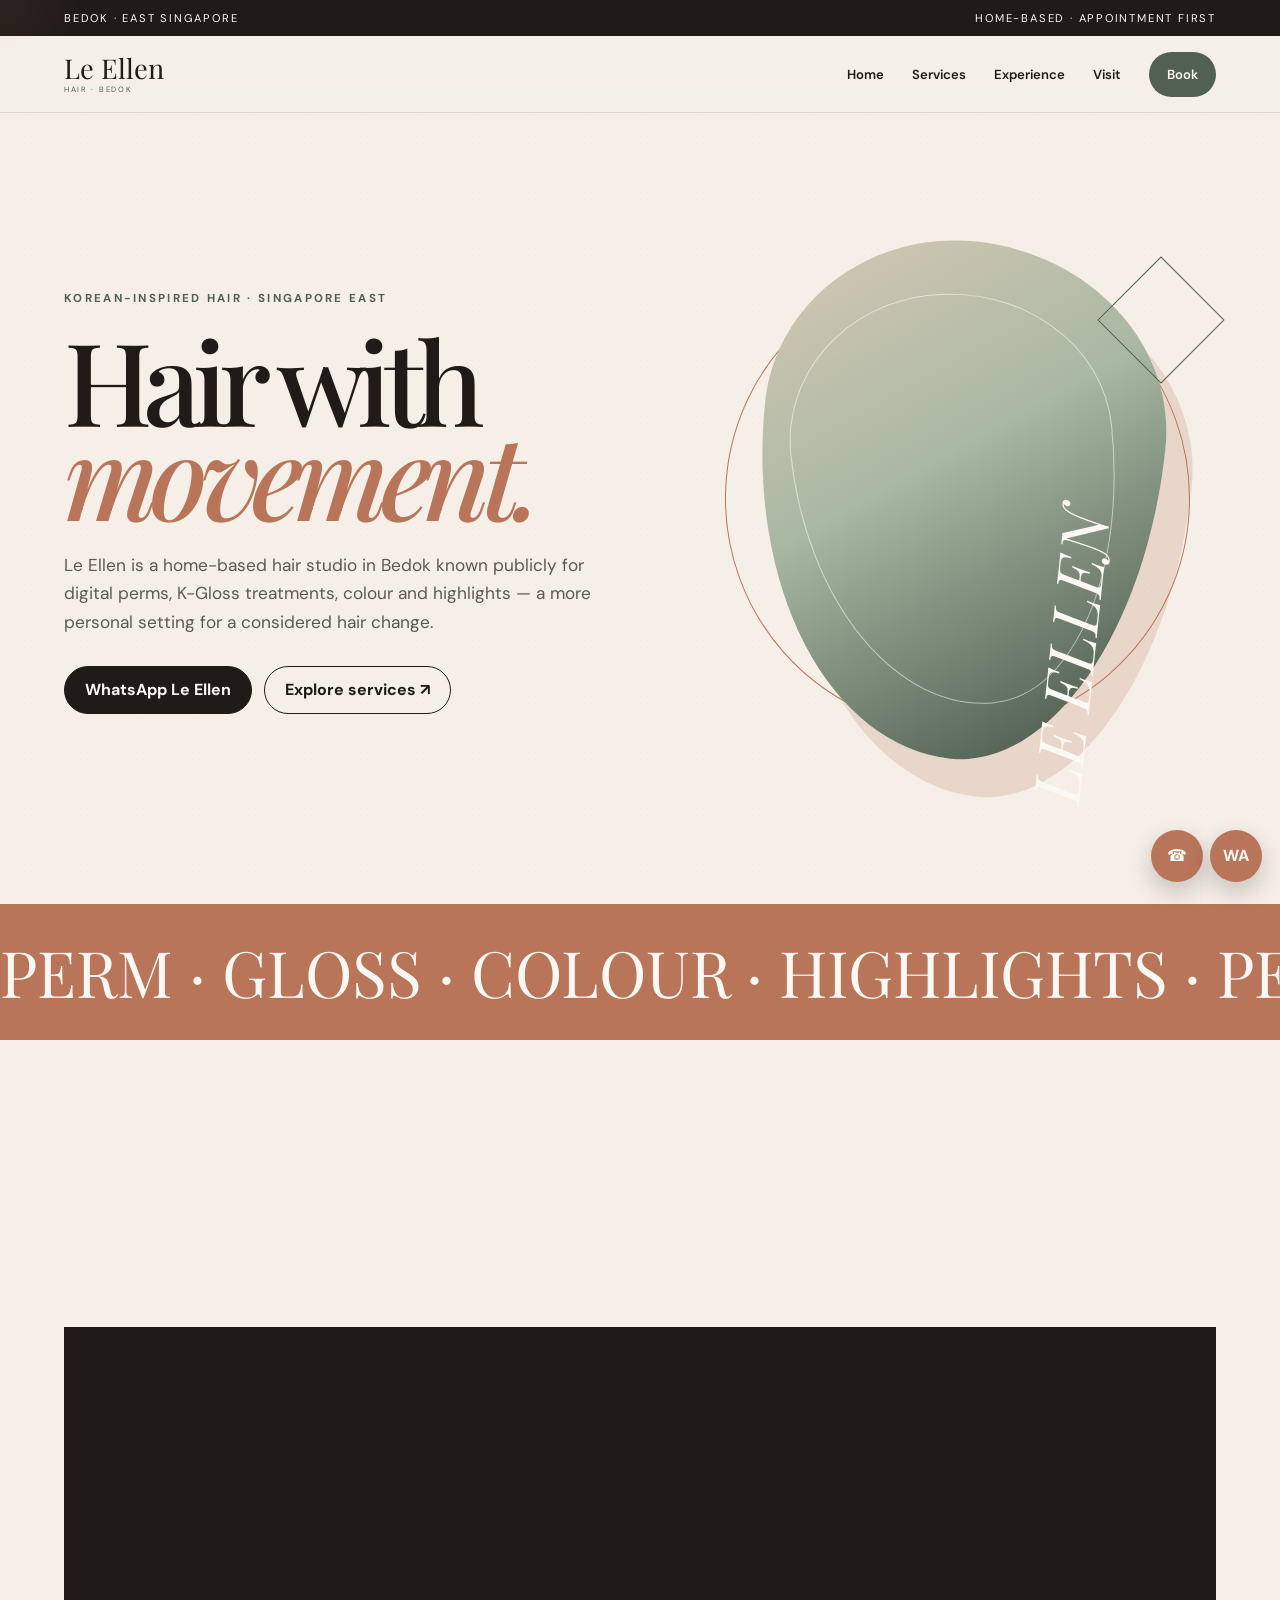
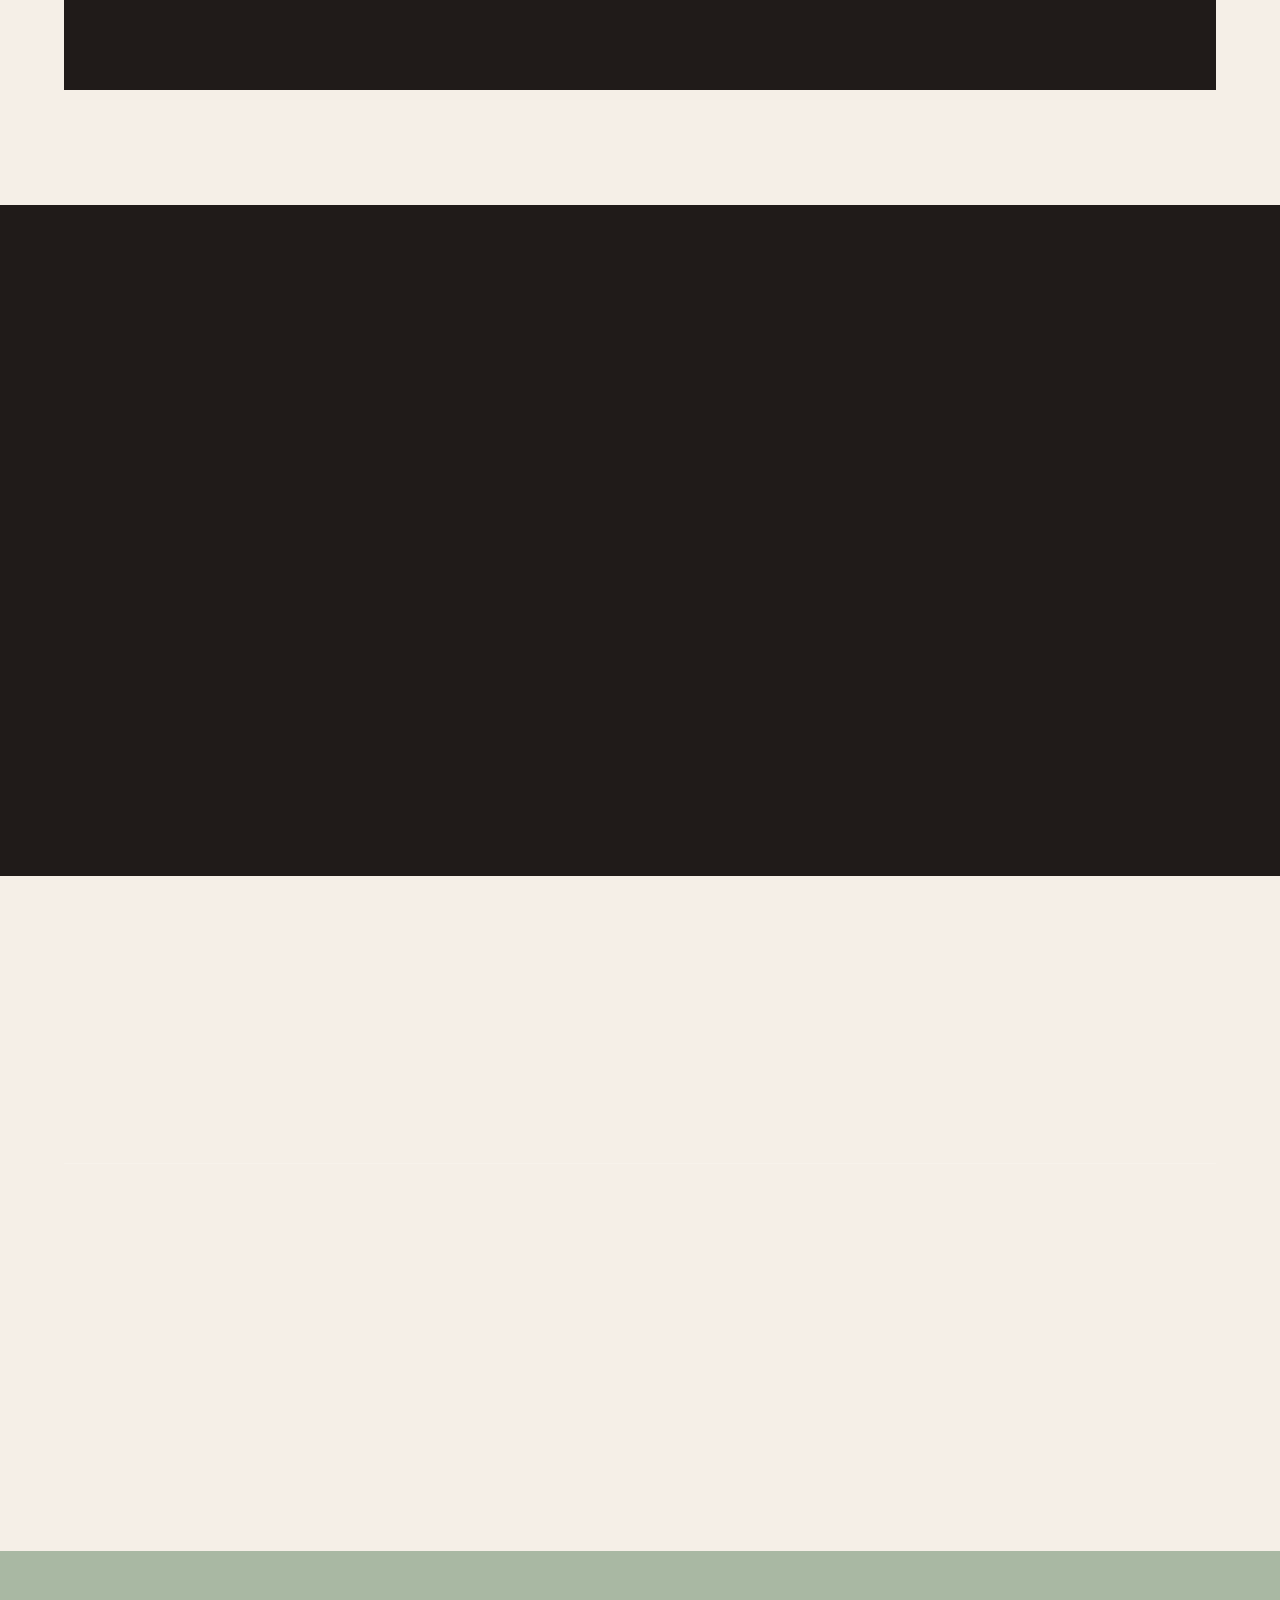
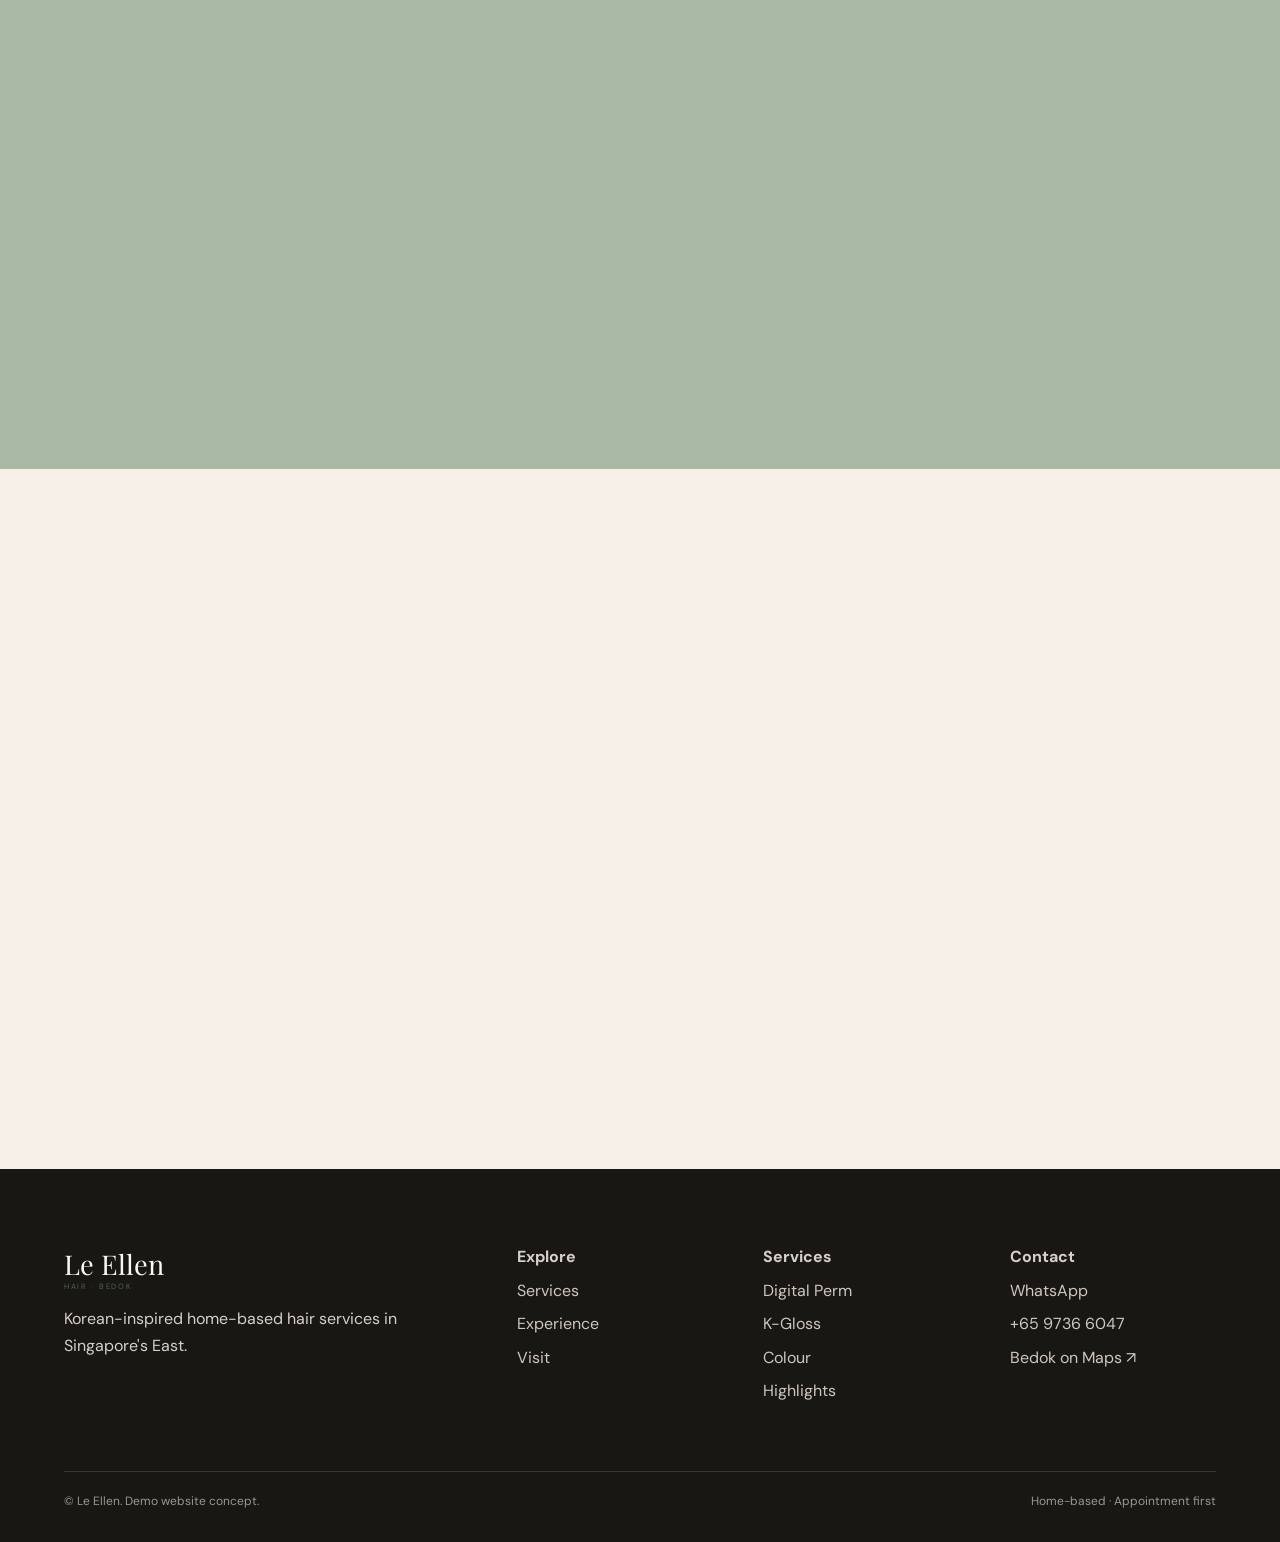
<file: index.html>
<!doctype html><html lang="en"><head><meta charset="utf-8"><meta name="viewport" content="width=device-width,initial-scale=1"><meta name="description" content="Le Ellen — home-based hair services in Bedok, Singapore, with digital perms, K-Gloss, colour and highlights."><title>Le Ellen — Home-Based Hair, Bedok</title><link rel="stylesheet" href="salon2.css"></head><body><div class="cursor-glow"></div><div class="loader"><div class="loader-mark">Le Ellen</div></div><div class="topbar"><span>Bedok · East Singapore</span><span>Home-based · Appointment first</span></div><header class="header"><div class="nav"><a class="logo" href="index.html">Le Ellen<small>Hair · Bedok</small></a><button class="menu" aria-label="Open menu" aria-expanded="false">☰</button><nav class="links"><a href="index.html">Home</a><a href="services.html">Services</a><a href="experience.html">Experience</a><a href="contact.html">Visit</a><a class="pill" href="https://wa.me/6597366047?text=Hi%20Le%20Ellen%2C%20I%20would%20like%20to%20book%20an%20appointment.">Book</a></nav></div></header><main><section class="hero"><div class="hero-copy reveal"><span class="kicker">Korean-inspired hair · Singapore East</span><h1>Hair with<br><em>movement.</em></h1><p class="lead">Le Ellen is a home-based hair studio in Bedok known publicly for digital perms, K-Gloss treatments, colour and highlights — a more personal setting for a considered hair change.</p><div class="actions"><a class="button primary" href="https://wa.me/6597366047?text=Hi%20Le%20Ellen%2C%20I%20would%20like%20to%20book%20an%20appointment.">WhatsApp Le Ellen</a><a class="button ghost" href="services.html">Explore services ↗</a></div></div><div class="hero-art reveal"><div class="orbit"><i></i></div><div class="portrait"></div><div class="spark"></div></div></section><div class="marquee"><span>PERM · GLOSS · COLOUR · HIGHLIGHTS · PERSONAL SERVICE · BEDOK · PERM · GLOSS · COLOUR · HIGHLIGHTS · PERSONAL SERVICE · BEDOK · </span></div><section class="section"><div class="section-head reveal"><div><span class="kicker">01 / The menu</span><h2>Signature <em>hair work.</em></h2></div><p class="section-intro">A focused menu built around the services publicly associated with Le Ellen. Enquire first so your hair history and desired result can be considered.</p></div><div class="service-grid"><article class="service reveal" data-tilt><span class="service-num">01</span><h3>Digital Perm</h3><p>Soft, bouncy movement with a Korean-inspired finish. Suitability depends on your starting hair and history.</p><div class="service-art"></div></article><article class="service reveal" data-tilt><span class="service-num">02</span><h3>K-Gloss</h3><p>A smoothing and shine-focused treatment publicly described as helping reduce frizz and create a polished finish.</p><div class="service-art"></div></article><article class="service reveal" data-tilt><span class="service-num">03</span><h3>Colour</h3><p>Colour work planned around the existing base and the look you want to achieve.</p><div class="service-art"></div></article><article class="service reveal" data-tilt><span class="service-num">04</span><h3>Highlights</h3><p>Dimensional colour for a brighter, modern look, discussed around your current hair.</p><div class="service-art"></div></article></div></section><section class="section ink"><div class="editorial"><div class="reveal"><span class="kicker">02 / The setting</span><h2>Small scale.<br><em>More personal.</em></h2></div><div class="reveal"><p class="big-quote">“A private East-Singapore appointment, shaped around the hair in front of you.”</p><p class="section-intro">Le Ellen is publicly listed as a home-based salon in Bedok. The exact home address is provided around appointment arrangements rather than presented as a public walk-in location.</p></div></div></section><section class="section"><div class="section-head reveal"><div><span class="kicker">03 / Before the appointment</span><h2>Bring the <em>reference.</em></h2></div><p class="section-intro">A good starting message makes consultation easier. Share what you want, what your hair has been through and a reference image.</p></div><div class="process"><article class="step reveal"><b>01 · SHOW</b><h3>Your reference</h3><p>Send the look you have in mind, including curl, colour or highlight references.</p></article><article class="step reveal"><b>02 · TELL</b><h3>Your hair history</h3><p>Mention previous colour, bleach, perm, rebonding or other chemical work.</p></article><article class="step reveal"><b>03 · CONFIRM</b><h3>Your appointment</h3><p>Use WhatsApp to discuss the service, timing and exact arrival details.</p></article></div></section><section class="section sage"><div class="section-head reveal"><div><span class="kicker">04 / The experience</span><h2>Designed around<br><em>your hair.</em></h2></div><p class="section-intro">Not a giant menu. A focused home-based service where the conversation before the appointment matters.</p></div><a class="button primary reveal" href="experience.html">See the experience →</a></section><section class="section"><div class="location"><div class="map-card reveal"><span class="kicker">05 / Find Le Ellen</span><h2>Bedok<br><em>East Singapore.</em></h2><p>Public sources identify the business in Bedok. Exact unit and access instructions should be confirmed after booking.</p><div class="map-pin"></div></div><div class="visit-card reveal"><span class="kicker">Appointment details</span><h3>Let's make a plan.</h3><p><strong>WhatsApp</strong><br>+65 9736 6047</p><p><strong>Listed hours</strong><br>10am–8pm in older public listings; confirm the current slot directly.</p><a class="button primary" href="contact.html">Contact & visit →</a></div></div></section></main><footer class="footer"><div class="footer-grid"><div><a class="logo" href="index.html">Le Ellen<small>Hair · Bedok</small></a><p>Korean-inspired home-based hair services in Singapore's East.</p></div><div><b>Explore</b><a href="services.html">Services</a><a href="experience.html">Experience</a><a href="contact.html">Visit</a></div><div><b>Services</b><a href="services.html#digital-perm">Digital Perm</a><a href="services.html#k-gloss">K-Gloss</a><a href="services.html#colour">Colour</a><a href="services.html#highlights">Highlights</a></div><div><b>Contact</b><a href="https://wa.me/6597366047">WhatsApp</a><a href="tel:+6597366047">+65 9736 6047</a><a href="https://www.google.com/maps/search/?api=1&query=Bedok+Singapore">Bedok on Maps ↗</a></div></div><div class="copyright"><span>© Le Ellen. Demo website concept.</span><span>Home-based · Appointment first</span></div></footer><div class="floating"><a href="tel:+6597366047" aria-label="Call Le Ellen">☎</a><a href="https://wa.me/6597366047" aria-label="WhatsApp Le Ellen">WA</a></div><script src="salon2.js"></script></body></html>
</file>
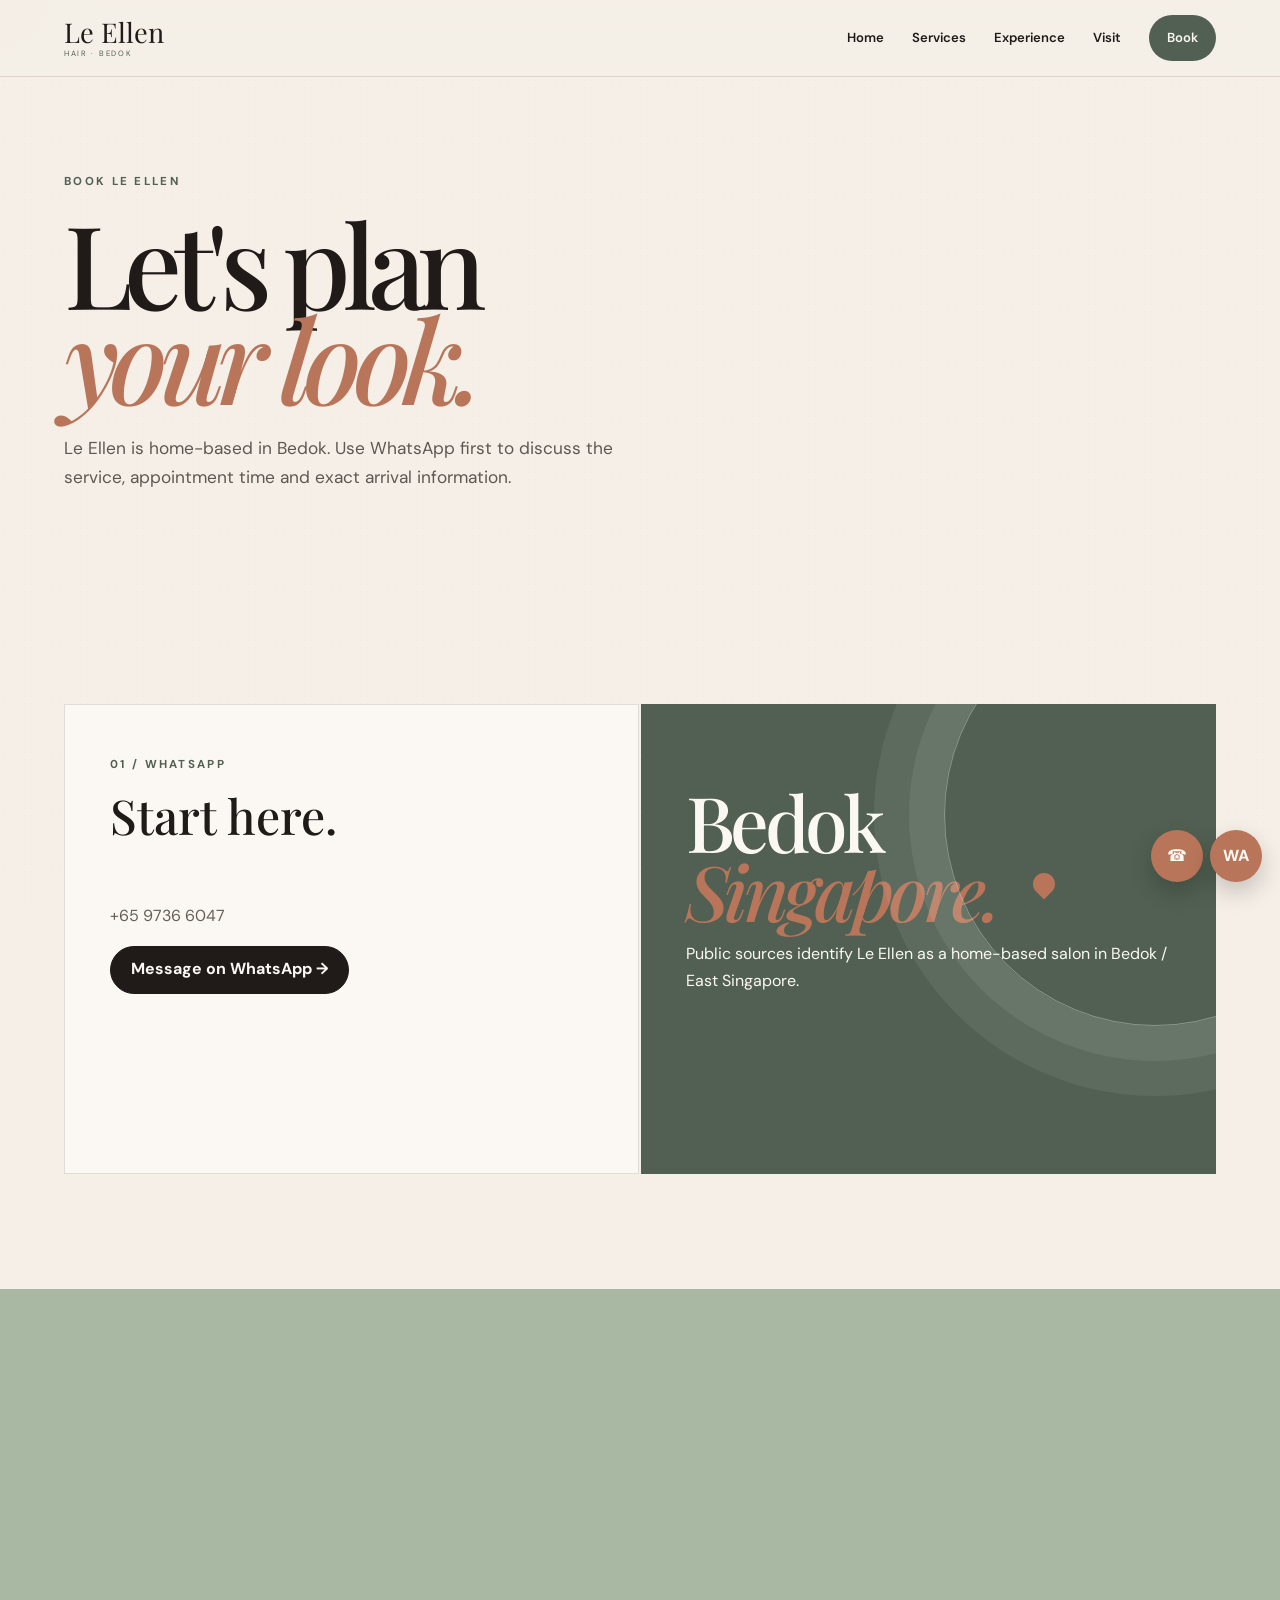
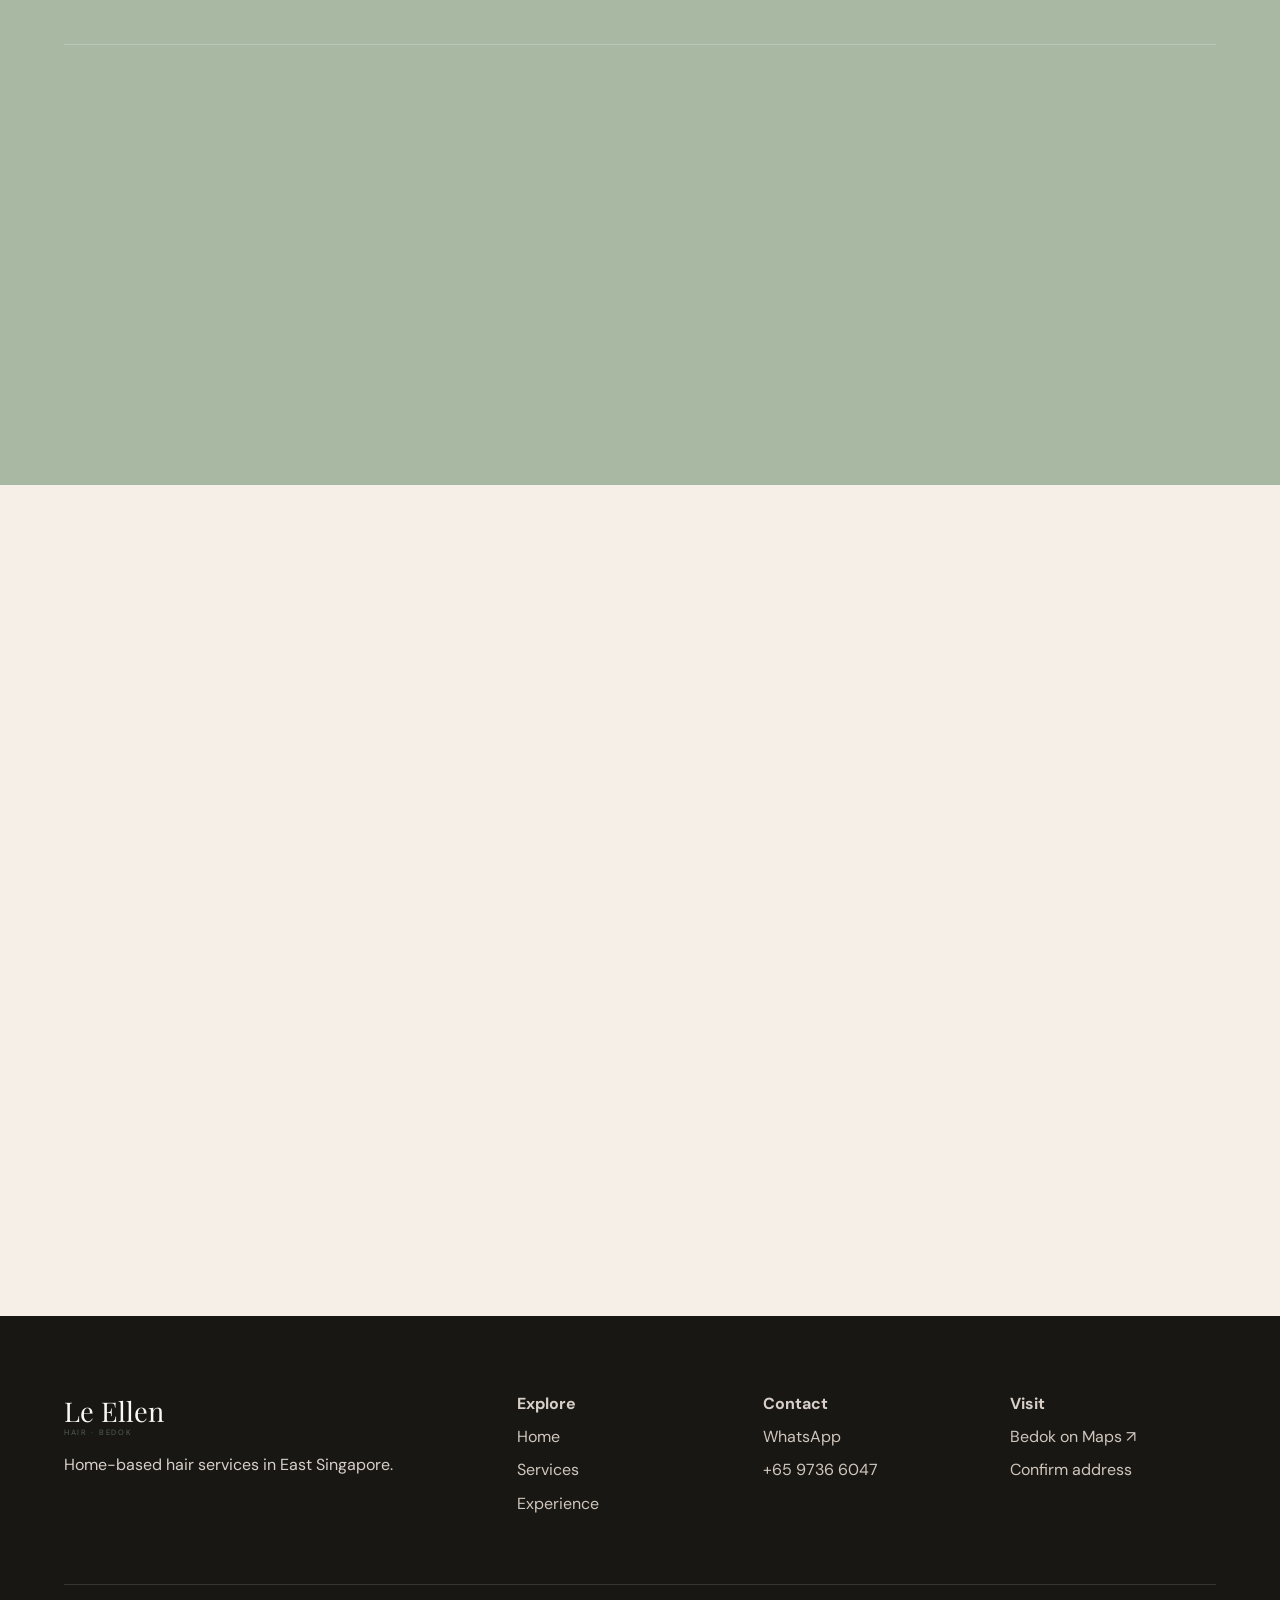
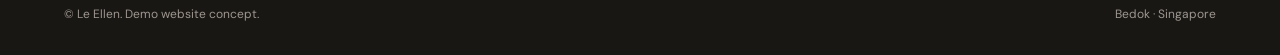
<file: contact.html>
<!doctype html><html lang="en"><head><meta charset="utf-8"><meta name="viewport" content="width=device-width,initial-scale=1"><meta name="description" content="Contact Le Ellen in Bedok, Singapore. WhatsApp +65 9736 6047 for appointments and exact arrival details."><title>Le Ellen — Visit & Book</title><link rel="stylesheet" href="salon2.css"></head><body><div class="cursor-glow"></div><div class="loader"><div class="loader-mark">Le Ellen</div></div><header class="header"><div class="nav"><a class="logo" href="index.html">Le Ellen<small>Hair · Bedok</small></a><button class="menu" aria-label="Open menu" aria-expanded="false">☰</button><nav class="links"><a href="index.html">Home</a><a href="services.html">Services</a><a href="experience.html">Experience</a><a href="contact.html">Visit</a><a class="pill" href="https://wa.me/6597366047">Book</a></nav></div></header><main><section class="page-hero"><span class="kicker reveal">Book Le Ellen</span><h1 class="reveal">Let's plan<br><em>your look.</em></h1><p class="lead reveal">Le Ellen is home-based in Bedok. Use WhatsApp first to discuss the service, appointment time and exact arrival information.</p></section><section class="section"><div class="location"><article class="visit-card reveal"><span class="kicker">01 / WhatsApp</span><h3>Start here.</h3><p>+65 9736 6047</p><a class="button primary" href="https://wa.me/6597366047?text=Hi%20Le%20Ellen%2C%20I%20would%20like%20to%20book%20an%20appointment.%20My%20hair%20is%20%E2%80%A6%20and%20I%27m%20looking%20for%20%E2%80%A6">Message on WhatsApp →</a></article><article class="map-card reveal"><span class="kicker">02 / Area</span><h2>Bedok<br><em>Singapore.</em></h2><p>Public sources identify Le Ellen as a home-based salon in Bedok / East Singapore.</p><div class="map-pin"></div></article></div></section><section class="section sage"><div class="section-head reveal"><div><span class="kicker">03 / Before you travel</span><h2>Confirm the<br><em>details.</em></h2></div><p class="section-intro">The exact home-studio address is not presented here as a public walk-in address. Confirm the unit and arrival instructions after your appointment is accepted.</p></div><div class="process"><article class="step reveal"><b>01 · SERVICE</b><h3>Tell Ellen what you want</h3><p>Digital perm, K-Gloss, colour or highlights — send a reference if useful.</p></article><article class="step reveal"><b>02 · TIME</b><h3>Confirm the slot</h3><p>Older public listings state 10am–8pm. Treat this as historical guidance and confirm current availability.</p></article><article class="step reveal"><b>03 · ARRIVAL</b><h3>Get the unit details</h3><p>Confirm the exact home address and access instructions directly before travelling.</p></article></div></section><section class="section"><div class="section-head reveal"><div><span class="kicker">04 / Map</span><h2>East-side<br><em>starting point.</em></h2></div><p class="section-intro">This link opens a Bedok search rather than pretending an unverified unit address is exact.</p></div><div class="map-card reveal" style="min-height:360px"><span class="kicker">Bedok, Singapore</span><h2>Open the area<br><em>in Maps.</em></h2><a class="button" href="https://www.google.com/maps/search/?api=1&query=Bedok+Singapore">Open Google Maps ↗</a></div></section></main><footer class="footer"><div class="footer-grid"><div><a class="logo" href="index.html">Le Ellen<small>Hair · Bedok</small></a><p>Home-based hair services in East Singapore.</p></div><div><b>Explore</b><a href="index.html">Home</a><a href="services.html">Services</a><a href="experience.html">Experience</a></div><div><b>Contact</b><a href="https://wa.me/6597366047">WhatsApp</a><a href="tel:+6597366047">+65 9736 6047</a></div><div><b>Visit</b><a href="https://www.google.com/maps/search/?api=1&query=Bedok+Singapore">Bedok on Maps ↗</a><a href="https://wa.me/6597366047">Confirm address</a></div></div><div class="copyright"><span>© Le Ellen. Demo website concept.</span><span>Bedok · Singapore</span></div></footer><div class="floating"><a href="tel:+6597366047">☎</a><a href="https://wa.me/6597366047">WA</a></div><script src="salon2.js"></script></body></html>
</file>
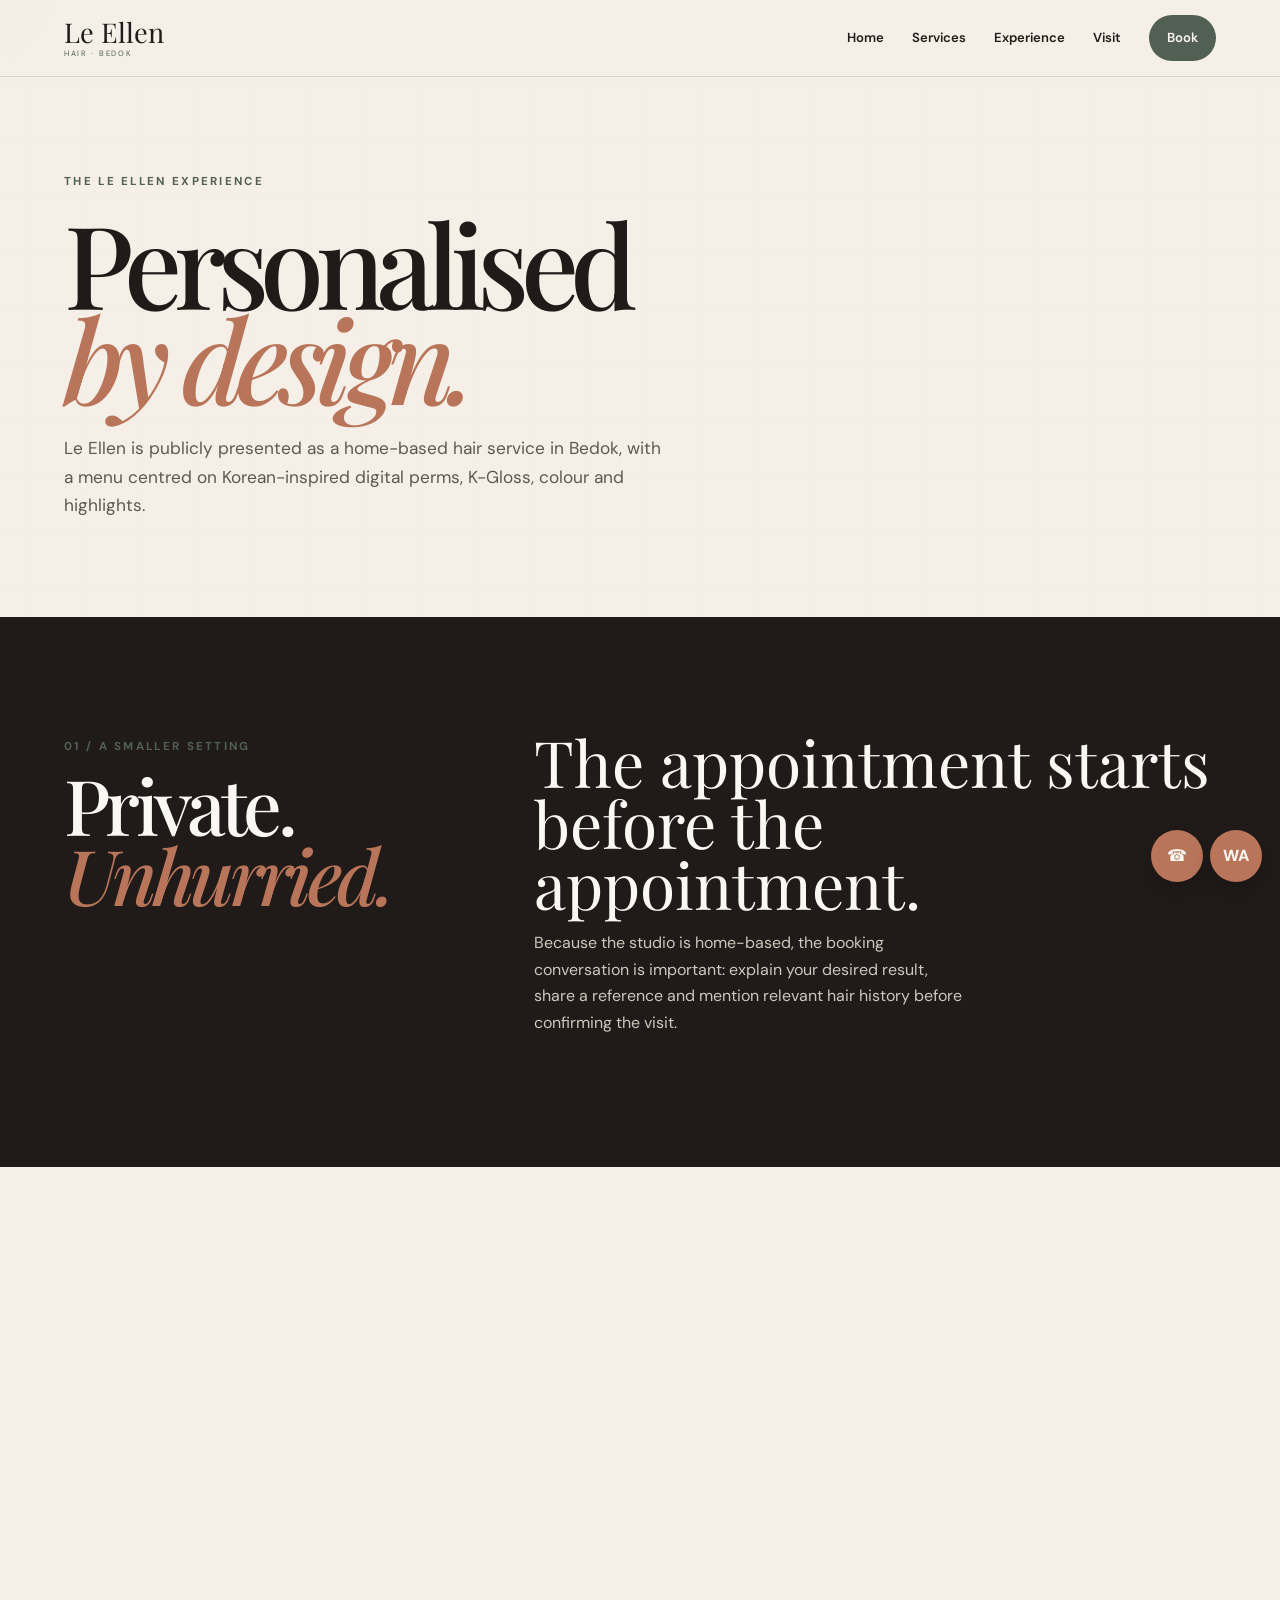
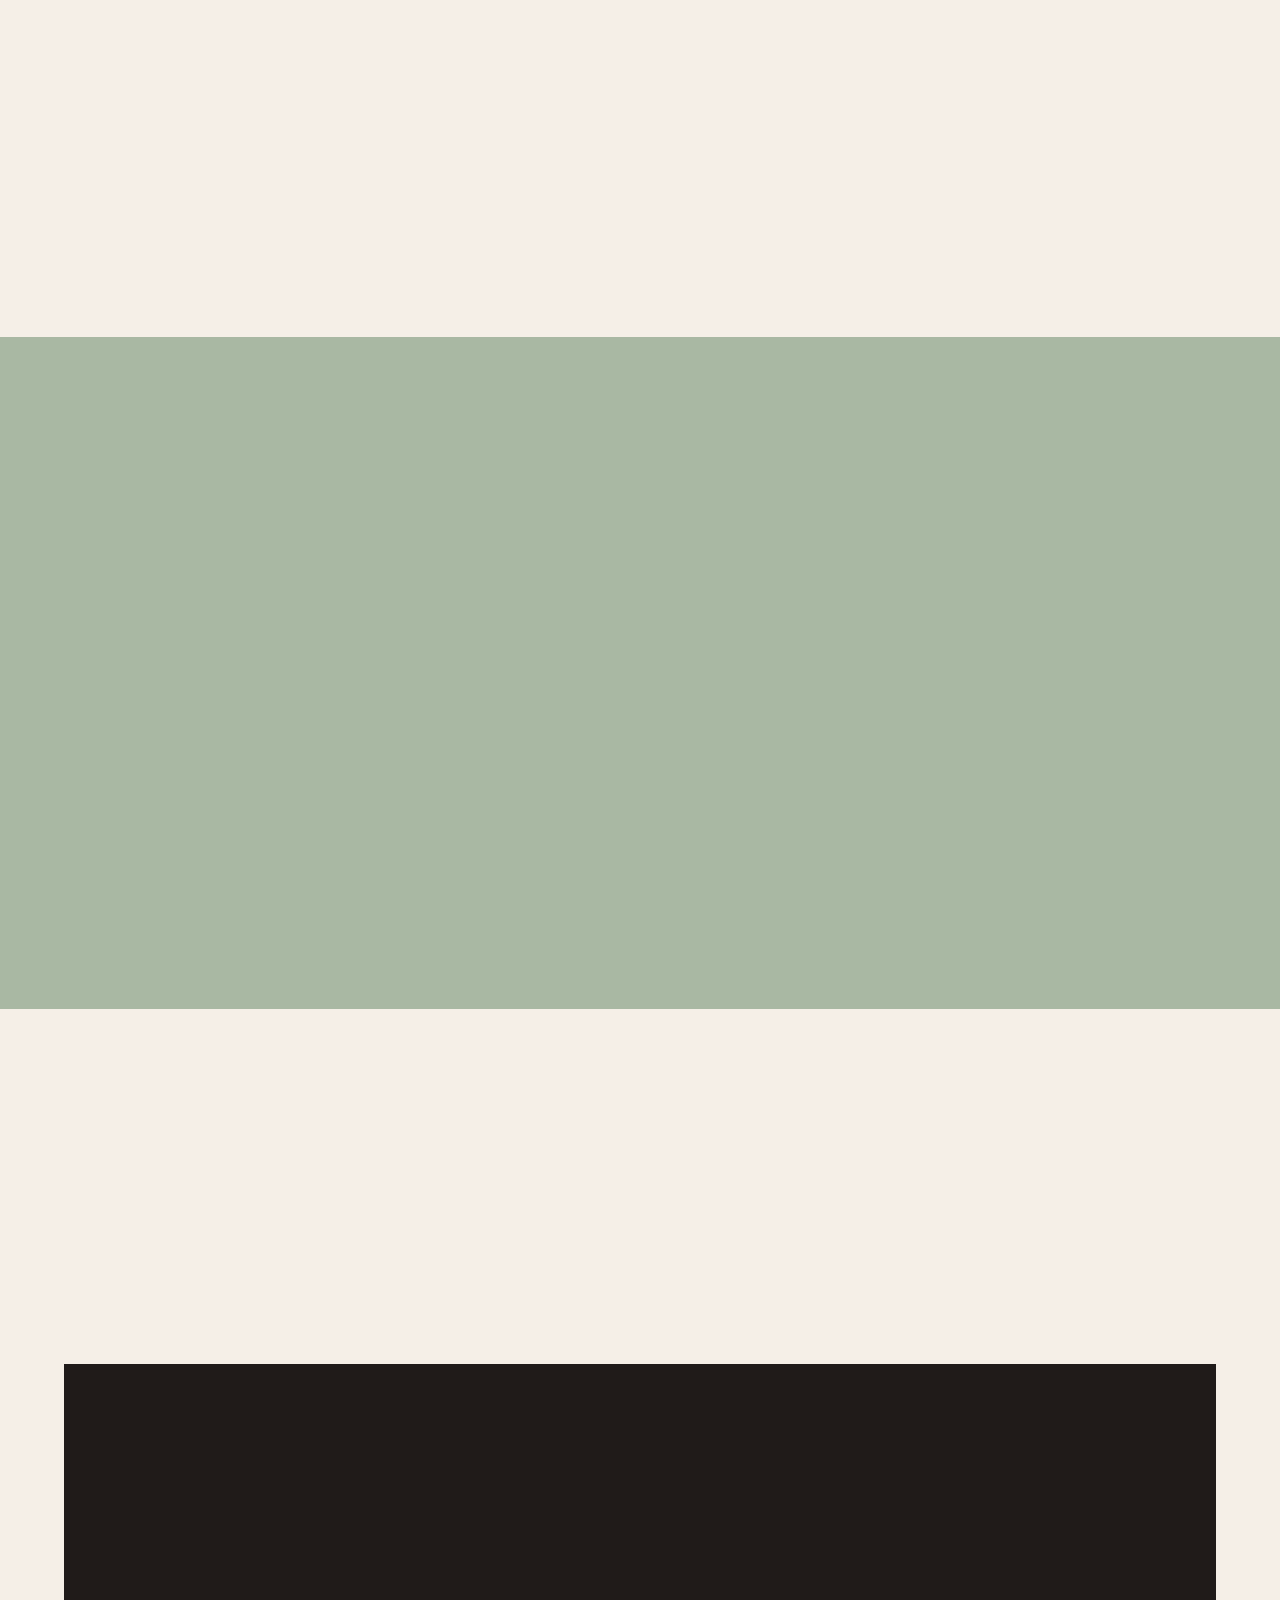
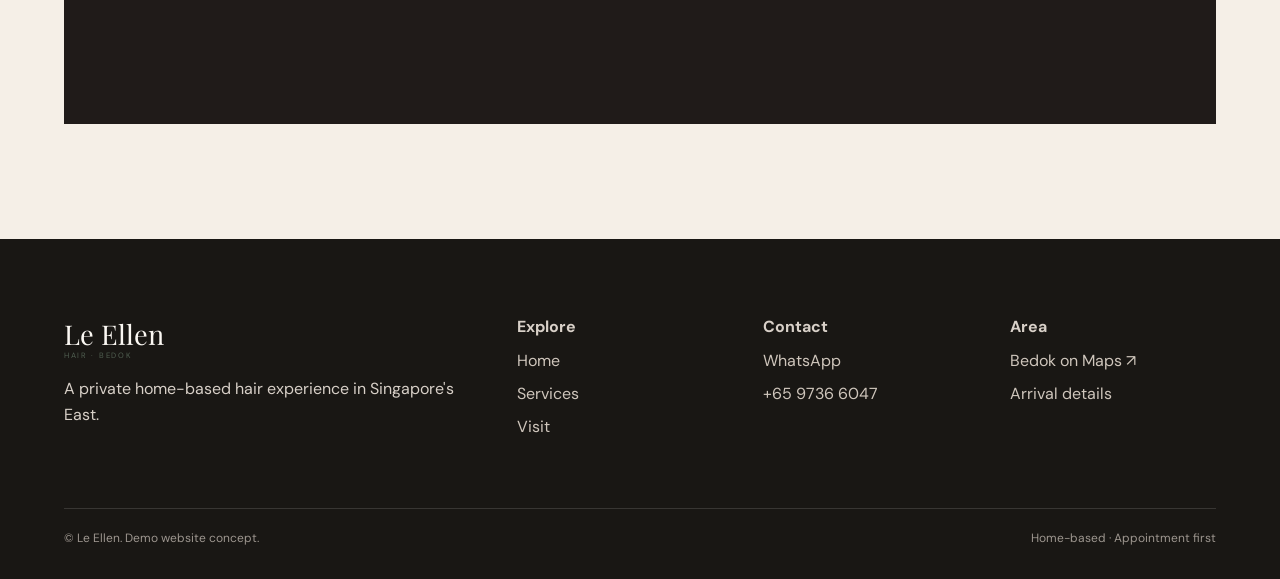
<file: experience.html>
<!doctype html><html lang="en"><head><meta charset="utf-8"><meta name="viewport" content="width=device-width,initial-scale=1"><meta name="description" content="The Le Ellen experience — a private home-based hair appointment in Bedok, Singapore."><title>Le Ellen — Experience</title><link rel="stylesheet" href="salon2.css"></head><body><div class="cursor-glow"></div><div class="loader"><div class="loader-mark">Le Ellen</div></div><header class="header"><div class="nav"><a class="logo" href="index.html">Le Ellen<small>Hair · Bedok</small></a><button class="menu" aria-label="Open menu" aria-expanded="false">☰</button><nav class="links"><a href="index.html">Home</a><a href="services.html">Services</a><a href="experience.html">Experience</a><a href="contact.html">Visit</a><a class="pill" href="https://wa.me/6597366047">Book</a></nav></div></header><main><section class="page-hero"><span class="kicker reveal">The Le Ellen experience</span><h1 class="reveal">Personalised<br><em>by design.</em></h1><p class="lead reveal">Le Ellen is publicly presented as a home-based hair service in Bedok, with a menu centred on Korean-inspired digital perms, K-Gloss, colour and highlights.</p></section><section class="section ink"><div class="editorial"><div class="reveal"><span class="kicker">01 / A smaller setting</span><h2>Private.<br><em>Unhurried.</em></h2></div><div class="reveal"><p class="big-quote">The appointment starts before the appointment.</p><p class="section-intro">Because the studio is home-based, the booking conversation is important: explain your desired result, share a reference and mention relevant hair history before confirming the visit.</p></div></div></section><section class="section"><div class="section-head reveal"><div><span class="kicker">02 / The journey</span><h2>Four steps to<br><em>the look.</em></h2></div><p class="section-intro">A visual guide to the information worth sharing and the decisions worth making before a chemical or texture service.</p></div><div class="process"><article class="step reveal"><b>01 · CONSULT</b><h3>Show the goal</h3><p>Share your reference image and explain the movement, shape or colour you are aiming for.</p></article><article class="step reveal"><b>02 · ASSESS</b><h3>Talk history</h3><p>Mention previous bleach, colour, perm, rebonding and anything else that may affect the starting condition.</p></article><article class="step reveal"><b>03 · PLAN</b><h3>Choose the route</h3><p>Discuss the service that best matches the desired result and your starting hair.</p></article></div></section><section class="section sage"><div class="editorial"><div class="reveal"><span class="kicker">03 / Korean-inspired focus</span><h2>Movement,<br><em>shine, tone.</em></h2></div><div class="reveal"><p class="big-quote">Digital texture, glossy finishes and dimensional colour are the clearest public signatures.</p><p class="section-intro">Older public listings describe Le Ellen's focus on digital perms and K-Gloss alongside colour and highlights. This website avoids adding unverified claims about products, awards or qualifications.</p></div></div></section><section class="section"><div class="section-head reveal"><div><span class="kicker">04 / Good to know</span><h2>Bring a little<br><em>context.</em></h2></div></div><div class="service-grid"><article class="service reveal"><span class="service-num">A</span><h3>Reference</h3><p>A screenshot or photo helps communicate shape, curl or colour more clearly than words alone.</p></article><article class="service reveal"><span class="service-num">B</span><h3>Hair history</h3><p>Previous chemical services can matter. Mention them honestly when you enquire.</p></article><article class="service reveal"><span class="service-num">C</span><h3>Timing</h3><p>Public listings historically state 10am–8pm; confirm the current appointment slot directly.</p></article><article class="service reveal"><span class="service-num">D</span><h3>Arrival</h3><p>Confirm the exact home-studio unit and access instructions after your appointment is accepted.</p></article></div></section></main><footer class="footer"><div class="footer-grid"><div><a class="logo" href="index.html">Le Ellen<small>Hair · Bedok</small></a><p>A private home-based hair experience in Singapore's East.</p></div><div><b>Explore</b><a href="index.html">Home</a><a href="services.html">Services</a><a href="contact.html">Visit</a></div><div><b>Contact</b><a href="https://wa.me/6597366047">WhatsApp</a><a href="tel:+6597366047">+65 9736 6047</a></div><div><b>Area</b><a href="https://www.google.com/maps/search/?api=1&query=Bedok+Singapore">Bedok on Maps ↗</a><a href="contact.html">Arrival details</a></div></div><div class="copyright"><span>© Le Ellen. Demo website concept.</span><span>Home-based · Appointment first</span></div></footer><div class="floating"><a href="tel:+6597366047">☎</a><a href="https://wa.me/6597366047">WA</a></div><script src="salon2.js"></script></body></html>
</file>
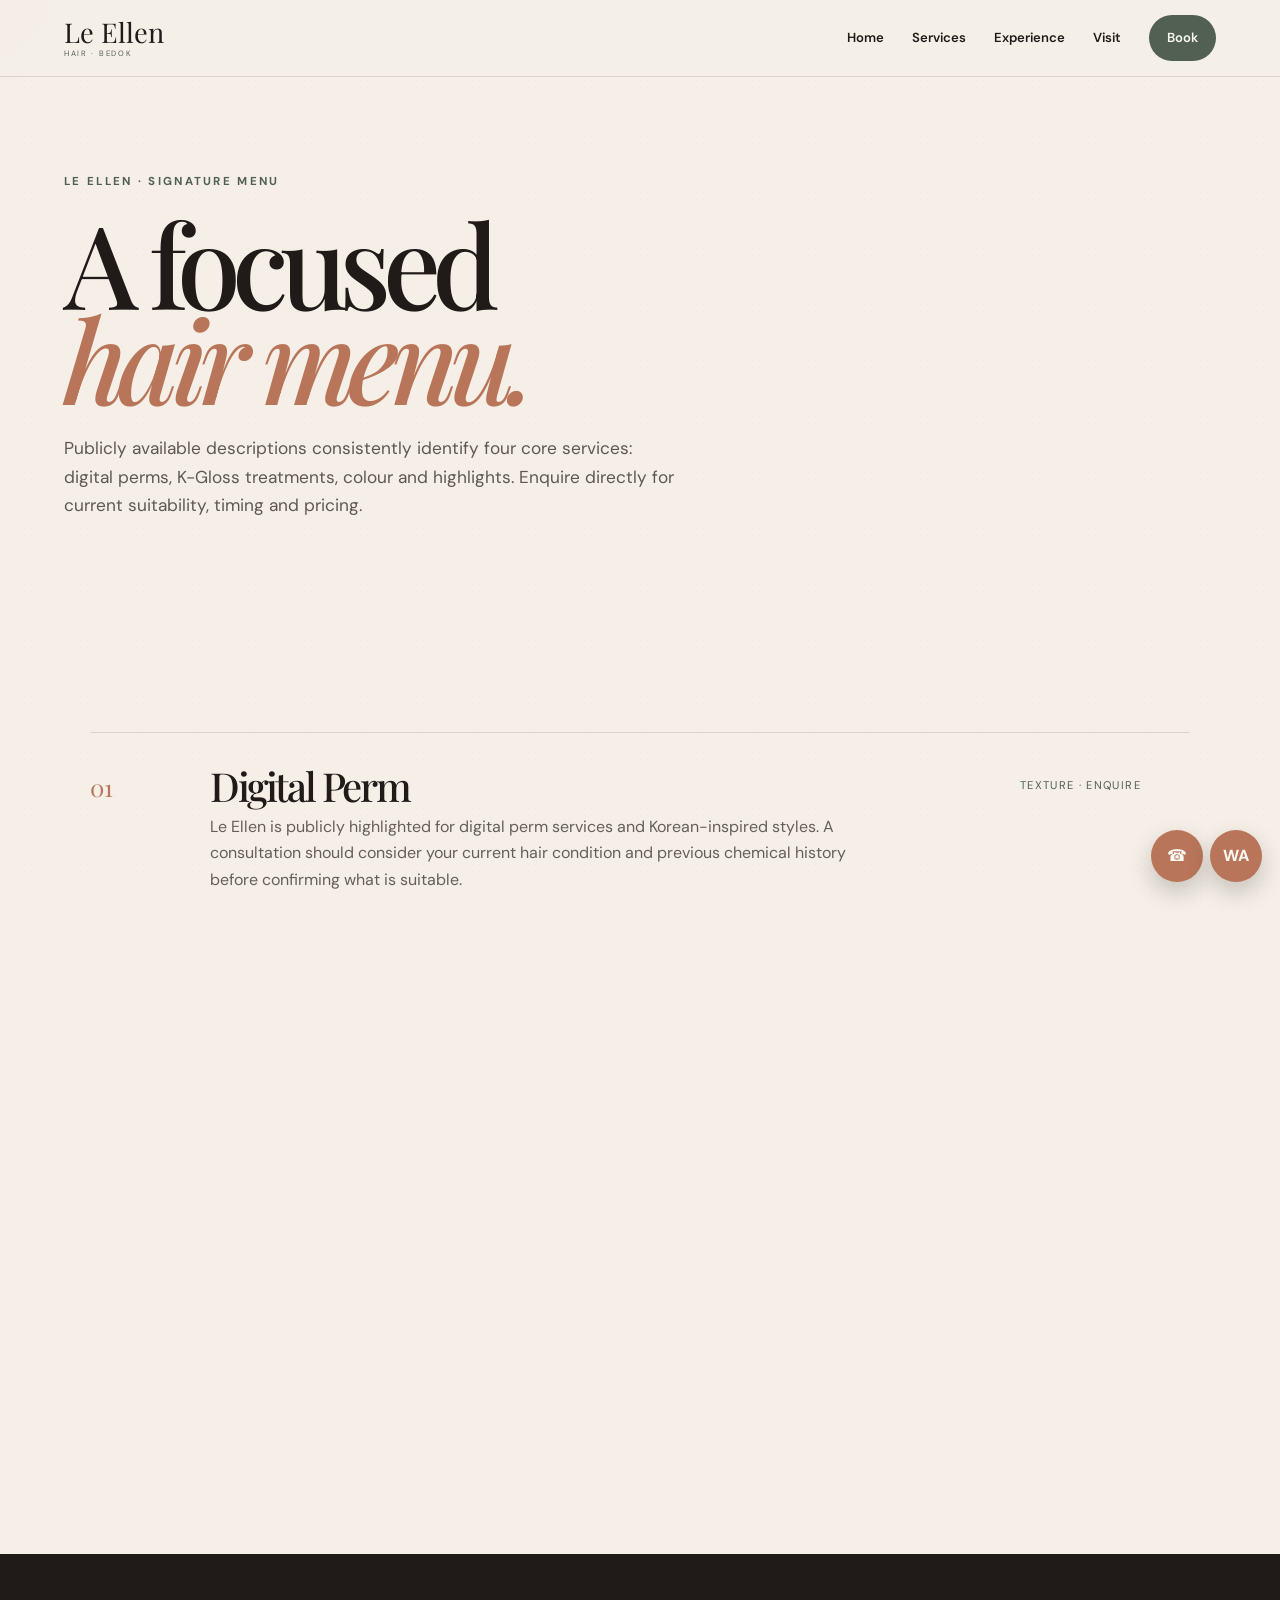
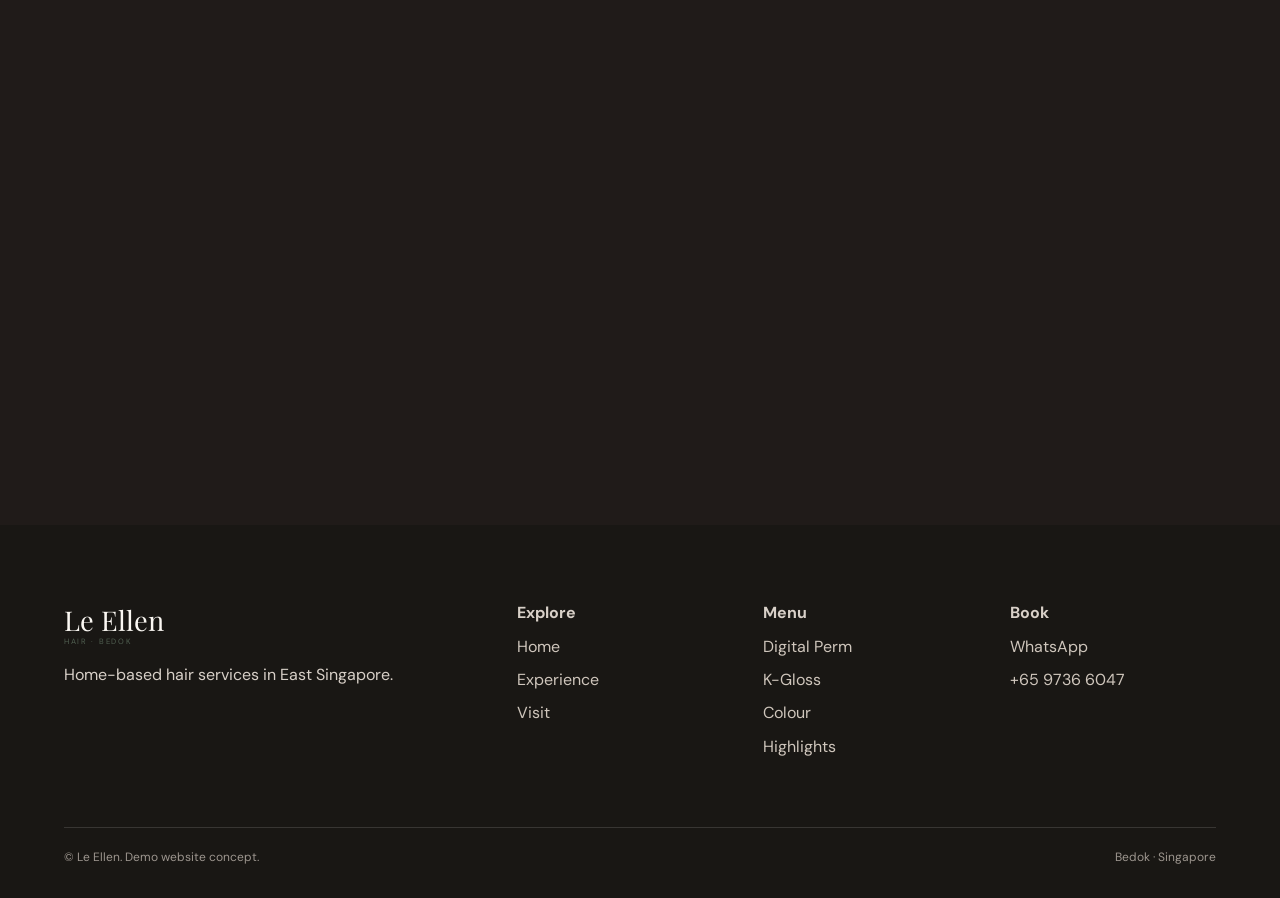
<file: services.html>
<!doctype html><html lang="en"><head><meta charset="utf-8"><meta name="viewport" content="width=device-width,initial-scale=1"><meta name="description" content="Le Ellen services — digital perm, K-Gloss, colour and highlights in Bedok, Singapore."><title>Le Ellen — Services</title><link rel="stylesheet" href="salon2.css"></head><body><div class="cursor-glow"></div><div class="loader"><div class="loader-mark">Le Ellen</div></div><header class="header"><div class="nav"><a class="logo" href="index.html">Le Ellen<small>Hair · Bedok</small></a><button class="menu" aria-label="Open menu" aria-expanded="false">☰</button><nav class="links"><a href="index.html">Home</a><a href="services.html">Services</a><a href="experience.html">Experience</a><a href="contact.html">Visit</a><a class="pill" href="https://wa.me/6597366047">Book</a></nav></div></header><main><section class="page-hero"><span class="kicker reveal">Le Ellen · Signature menu</span><h1 class="reveal">A focused<br><em>hair menu.</em></h1><p class="lead reveal">Publicly available descriptions consistently identify four core services: digital perms, K-Gloss treatments, colour and highlights. Enquire directly for current suitability, timing and pricing.</p></section><section class="section"><div class="service-list"><article class="service-row reveal" id="digital-perm"><span class="num">01</span><div><h2>Digital Perm</h2><p>Le Ellen is publicly highlighted for digital perm services and Korean-inspired styles. A consultation should consider your current hair condition and previous chemical history before confirming what is suitable.</p></div><span class="tag">Texture · Enquire</span></article><article class="service-row reveal" id="k-gloss"><span class="num">02</span><div><h2>K-Gloss</h2><p>A smoothing and shine-focused treatment. Public descriptions associate it with reducing frizz and creating a polished finish.</p></div><span class="tag">Gloss · Enquire</span></article><article class="service-row reveal" id="colour"><span class="num">03</span><div><h2>Colour</h2><p>Colour services are part of the publicly listed menu. Discuss your target shade, current base and previous colour work before booking.</p></div><span class="tag">Colour · Enquire</span></article><article class="service-row reveal" id="highlights"><span class="num">04</span><div><h2>Highlights</h2><p>Highlights are also publicly listed, including Korean-inspired looks. Send a reference image so the desired tone and dimension can be discussed.</p></div><span class="tag">Dimension · Enquire</span></article></div></section><section class="section ink"><div class="editorial"><div class="reveal"><span class="kicker">Before you choose</span><h2>Start with<br><em>the hair.</em></h2></div><div class="reveal"><p class="big-quote">Your best service is the one that fits your starting point.</p><p class="section-intro">Previous colour, bleach, rebonding and perm work can affect what is appropriate. Use WhatsApp to share your goal and hair history before confirming an appointment.</p><a class="button" href="https://wa.me/6597366047?text=Hi%20Le%20Ellen%2C%20I%27d%20like%20to%20ask%20about%20a%20hair%20service.">Ask about a service →</a></div></div></section></main><footer class="footer"><div class="footer-grid"><div><a class="logo" href="index.html">Le Ellen<small>Hair · Bedok</small></a><p>Home-based hair services in East Singapore.</p></div><div><b>Explore</b><a href="index.html">Home</a><a href="experience.html">Experience</a><a href="contact.html">Visit</a></div><div><b>Menu</b><a href="#digital-perm">Digital Perm</a><a href="#k-gloss">K-Gloss</a><a href="#colour">Colour</a><a href="#highlights">Highlights</a></div><div><b>Book</b><a href="https://wa.me/6597366047">WhatsApp</a><a href="tel:+6597366047">+65 9736 6047</a></div></div><div class="copyright"><span>© Le Ellen. Demo website concept.</span><span>Bedok · Singapore</span></div></footer><div class="floating"><a href="tel:+6597366047">☎</a><a href="https://wa.me/6597366047">WA</a></div><script src="salon2.js"></script></body></html>
</file>
<file: salon2.css>
@import url('https://fonts.googleapis.com/css2?family=DM+Sans:wght@400;500;600;700&family=Playfair+Display:ital,wght@0,500;0,600;1,500;1,600&display=swap');
:root{--ink:#201b19;--paper:#f5efe7;--cream:#fbf8f3;--sage:#a9b8a3;--moss:#516052;--clay:#b87559;--line:#201b1920;--white:#fffdfa;--serif:'Playfair Display',Georgia,serif;--sans:'DM Sans',system-ui,sans-serif}*{box-sizing:border-box}html{scroll-behavior:smooth}body{margin:0;background:var(--paper);color:var(--ink);font-family:var(--sans);line-height:1.65;overflow-x:hidden}body:before{content:'';position:fixed;inset:0;pointer-events:none;opacity:.22;background-image:radial-gradient(#201b1920 .7px,transparent .7px);background-size:7px 7px;z-index:-1}a{color:inherit}button{font:inherit}.loader{position:fixed;inset:0;background:var(--moss);color:var(--cream);z-index:100;display:grid;place-items:center;transition:opacity .7s,visibility .7s}.loader.hide{opacity:0;visibility:hidden}.loader-mark{font-family:var(--serif);font-size:clamp(2.8rem,12vw,7rem);font-style:italic;letter-spacing:-.05em}.loader-mark:after{content:'';display:block;width:48px;height:2px;background:var(--clay);margin:18px auto 0;animation:loadline 1.2s ease-in-out infinite alternate}@keyframes loadline{from{width:24px}to{width:90px}}.topbar{font-size:.7rem;letter-spacing:.16em;text-transform:uppercase;padding:9px 5vw;background:var(--ink);color:var(--cream);display:flex;justify-content:space-between}.header{position:sticky;top:0;z-index:50;background:#f5efe7e8;backdrop-filter:blur(18px);border-bottom:1px solid var(--line)}.nav{height:76px;max-width:1400px;margin:auto;padding:0 5vw;display:flex;align-items:center;justify-content:space-between}.logo{font-family:var(--serif);font-size:1.7rem;text-decoration:none;line-height:1}.logo small{display:block;font-family:var(--sans);font-size:.48rem;letter-spacing:.22em;text-transform:uppercase;color:var(--moss);margin-top:4px}.links{display:flex;gap:28px;align-items:center}.links a{text-decoration:none;font-size:.82rem;font-weight:600}.links a:not(.pill){position:relative}.links a:not(.pill):after{content:'';position:absolute;left:0;bottom:-6px;width:100%;height:1px;background:var(--clay);transform:scaleX(0);transform-origin:right;transition:.35s}.links a:hover:after{transform:scaleX(1);transform-origin:left}.pill{background:var(--moss);color:var(--cream);padding:12px 18px;border-radius:100px}.menu{display:none;border:1px solid var(--line);background:transparent;border-radius:50%;width:44px;height:44px}.hero{min-height:calc(100svh - 109px);max-width:1500px;margin:auto;padding:70px 5vw 90px;display:grid;grid-template-columns:1.05fr .95fr;gap:5vw;align-items:center;position:relative}.hero-copy{position:relative;z-index:2}.kicker{font-size:.72rem;letter-spacing:.2em;text-transform:uppercase;font-weight:700;color:var(--moss)}h1,h2,h3{font-weight:500}h1{font-family:var(--serif);font-size:clamp(4rem,9vw,9.5rem);line-height:.82;letter-spacing:-.075em;margin:22px 0 30px}h1 em,h2 em{color:var(--clay);font-weight:500}.lead{font-size:1.08rem;max-width:610px;color:#5f5852}.actions{display:flex;gap:12px;flex-wrap:wrap;margin-top:30px}.button{display:inline-flex;align-items:center;justify-content:center;min-height:48px;padding:0 20px;border-radius:100px;text-decoration:none;font-weight:700;border:1px solid var(--ink);transition:transform .3s,background .3s,color .3s}.button.primary{background:var(--ink);color:var(--cream)}.button.ghost{background:transparent}.button:hover{transform:translateY(-3px)}.hero-art{min-height:560px;position:relative;display:grid;place-items:center}.portrait{width:min(78%,510px);aspect-ratio:.78;border-radius:48% 52% 45% 55%/35% 36% 64% 65%;background:linear-gradient(145deg,#d7c9b6,#a9b8a3 43%,#516052 90%);position:relative;transform:rotate(6deg);box-shadow:30px 35px 0 #b8755933}.portrait:before{content:'';position:absolute;inset:10%;border-radius:inherit;border:1px solid #fff8;transform:rotate(-12deg)}.portrait:after{content:'LE ELLEN';position:absolute;bottom:12%;right:-18%;font-family:var(--serif);font-size:clamp(2rem,5vw,4rem);font-style:italic;color:var(--cream);transform:rotate(-90deg);transform-origin:center}.orbit{position:absolute;width:90%;aspect-ratio:1;border:1px solid var(--clay);border-radius:50%;transform:rotate(-20deg);animation:orbit 16s linear infinite}.orbit i{position:absolute;width:13px;height:13px;border-radius:50%;background:var(--clay);top:6%;left:30%}.spark{position:absolute;width:90px;height:90px;border:1px solid var(--moss);right:2%;top:10%;transform:rotate(45deg)}@keyframes orbit{to{transform:rotate(340deg)}}.section{padding:115px 5vw;max-width:1500px;margin:auto}.section.full{max-width:none}.sage{background:var(--sage)}.ink{background:var(--ink);color:var(--cream)}.section-head{display:flex;justify-content:space-between;gap:30px;align-items:end;margin-bottom:52px}.section h2{font-family:var(--serif);font-size:clamp(3rem,6vw,6.4rem);line-height:.9;letter-spacing:-.06em;margin:12px 0}.section-intro{max-width:430px;color:#6a625b}.ink .section-intro{color:#cfc6bc}.service-grid{display:grid;grid-template-columns:repeat(4,1fr);gap:1px;background:var(--ink)}.service{background:var(--cream);min-height:360px;padding:28px;position:relative;overflow:hidden;transition:transform .45s}.service:nth-child(2){transform:translateY(35px)}.service:nth-child(4){transform:translateY(70px)}.service:hover{transform:translateY(-8px)}.service-num{font-family:var(--serif);font-size:1.1rem;color:var(--clay)}.service h3{font-family:var(--serif);font-size:2rem;margin:60px 0 12px}.service p{color:#6a625b}.service-art{position:absolute;right:-30px;bottom:-35px;width:145px;height:145px;border:1px solid var(--clay);border-radius:50%}.service-art:before,.service-art:after{content:'';position:absolute;inset:24px;border:1px solid var(--moss);border-radius:48% 52%}.service-art:after{transform:rotate(55deg)}.editorial{display:grid;grid-template-columns:.7fr 1.3fr;gap:8vw;align-items:start}.big-quote{font-family:var(--serif);font-size:clamp(2.5rem,5vw,5.8rem);line-height:.95;margin:0}.process{display:grid;grid-template-columns:repeat(3,1fr);gap:0;border-top:1px solid #fff3}.step{padding:30px 28px;border-right:1px solid #fff3;min-height:250px}.step:last-child{border-right:0}.step b{font-size:.7rem;letter-spacing:.18em;color:var(--sage)}.step h3{font-family:var(--serif);font-size:2rem}.marquee{overflow:hidden;white-space:nowrap;background:var(--clay);color:var(--cream);font-family:var(--serif);font-size:clamp(2rem,5vw,5rem);padding:15px 0}.marquee span{display:inline-block;padding-right:40px;animation:marquee 22s linear infinite}@keyframes marquee{to{transform:translateX(-50%)}}.faq details{border-top:1px solid var(--line);padding:22px 0}.faq summary{cursor:pointer;font-family:var(--serif);font-size:1.5rem}.location{display:grid;grid-template-columns:1fr 1fr;gap:2px}.map-card,.visit-card{min-height:470px;padding:45px}.map-card{background:var(--moss);color:var(--cream);position:relative;overflow:hidden}.map-card:before{content:'';position:absolute;width:420px;height:420px;border:1px solid #fff5;border-radius:50%;right:-150px;top:-100px;box-shadow:0 0 0 35px #fff1,0 0 0 70px #fff1}.map-pin{position:absolute;right:28%;top:36%;width:22px;height:22px;background:var(--clay);border-radius:50% 50% 50% 0;transform:rotate(-45deg)}.visit-card{background:var(--cream);border:1px solid var(--line)}.visit-card h3{font-family:var(--serif);font-size:3rem;margin-top:0}.visit-card p{color:#675f58}.footer{background:#191714;color:#d8d0c8;padding:75px 5vw 30px}.footer-grid{max-width:1400px;margin:auto;display:grid;grid-template-columns:2fr repeat(3,1fr);gap:40px}.footer .logo{color:var(--cream)}.footer a{display:block;text-decoration:none;margin:7px 0;color:#cfc6bc}.copyright{max-width:1400px;margin:60px auto 0;padding-top:20px;border-top:1px solid #fff2;font-size:.75rem;color:#9d968f;display:flex;justify-content:space-between}.floating{position:fixed;right:18px;bottom:18px;z-index:45;display:flex;gap:7px}.floating a{width:52px;height:52px;border-radius:50%;display:grid;place-items:center;background:var(--clay);color:var(--cream);text-decoration:none;font-weight:800;box-shadow:0 10px 25px #0003}.page-hero{padding:90px 5vw 80px;max-width:1500px;margin:auto;position:relative}.page-hero h1{max-width:950px}.service-list{max-width:1100px;margin:auto}.service-row{display:grid;grid-template-columns:90px 1fr 170px;gap:30px;padding:35px 0;border-top:1px solid var(--line);align-items:start}.service-row:last-child{border-bottom:1px solid var(--line)}.service-row .num{font-family:var(--serif);font-size:1.5rem;color:var(--clay)}.service-row h2{font-family:var(--serif);font-size:2.5rem;margin:0 0 10px}.service-row p{color:#665f58;margin:0;max-width:650px}.tag{font-size:.7rem;text-transform:uppercase;letter-spacing:.12em;color:var(--moss);padding-top:8px}.reveal{opacity:0;transform:translateY(34px);transition:opacity .75s ease,transform .75s ease}.reveal.in{opacity:1;transform:none}.reveal.out{opacity:0;transform:translateY(-28px)}.cursor-glow{position:fixed;width:180px;height:180px;border-radius:50%;background:radial-gradient(circle,#b8755918,transparent 65%);pointer-events:none;z-index:1;transform:translate(-50%,-50%)}@media(max-width:900px){.topbar{display:none}.nav{height:68px}.links{display:none;position:absolute;top:68px;left:12px;right:12px;background:var(--cream);border:1px solid var(--line);padding:18px;border-radius:18px;flex-direction:column;align-items:stretch;box-shadow:0 18px 50px #0002}.links.open{display:flex}.menu{display:block}.hero{grid-template-columns:1fr;padding-top:55px}.hero-art{min-height:430px}.service-grid{grid-template-columns:1fr 1fr}.service:nth-child(2),.service:nth-child(4){transform:none}.editorial{grid-template-columns:1fr;gap:35px}.location{grid-template-columns:1fr}.process{grid-template-columns:1fr}.step{border-right:0;border-bottom:1px solid #fff3}.footer-grid{grid-template-columns:1fr 1fr}}@media(max-width:560px){.nav{padding:0 22px}.hero,.section,.page-hero{padding-left:22px;padding-right:22px}.hero{padding-top:48px}.hero-art{min-height:350px}.portrait{width:76%}.section{padding-top:80px;padding-bottom:80px}.section-head{display:block}.service-grid{grid-template-columns:1fr}.service{min-height:290px}.service h3{margin-top:45px}.service-row{grid-template-columns:45px 1fr;gap:15px;padding:27px 0}.service-row .tag{grid-column:2}.map-card,.visit-card{min-height:390px;padding:30px}.footer{padding-left:22px;padding-right:22px}.footer-grid{grid-template-columns:1fr}.copyright{display:block}.copyright span{display:block;margin-top:8px}h1{font-size:clamp(3.5rem,18vw,6rem)}}@media(prefers-reduced-motion:reduce){*,*:before,*:after{scroll-behavior:auto!important;animation:none!important;transition-duration:.01ms!important}.cursor-glow{display:none}}
</file>
